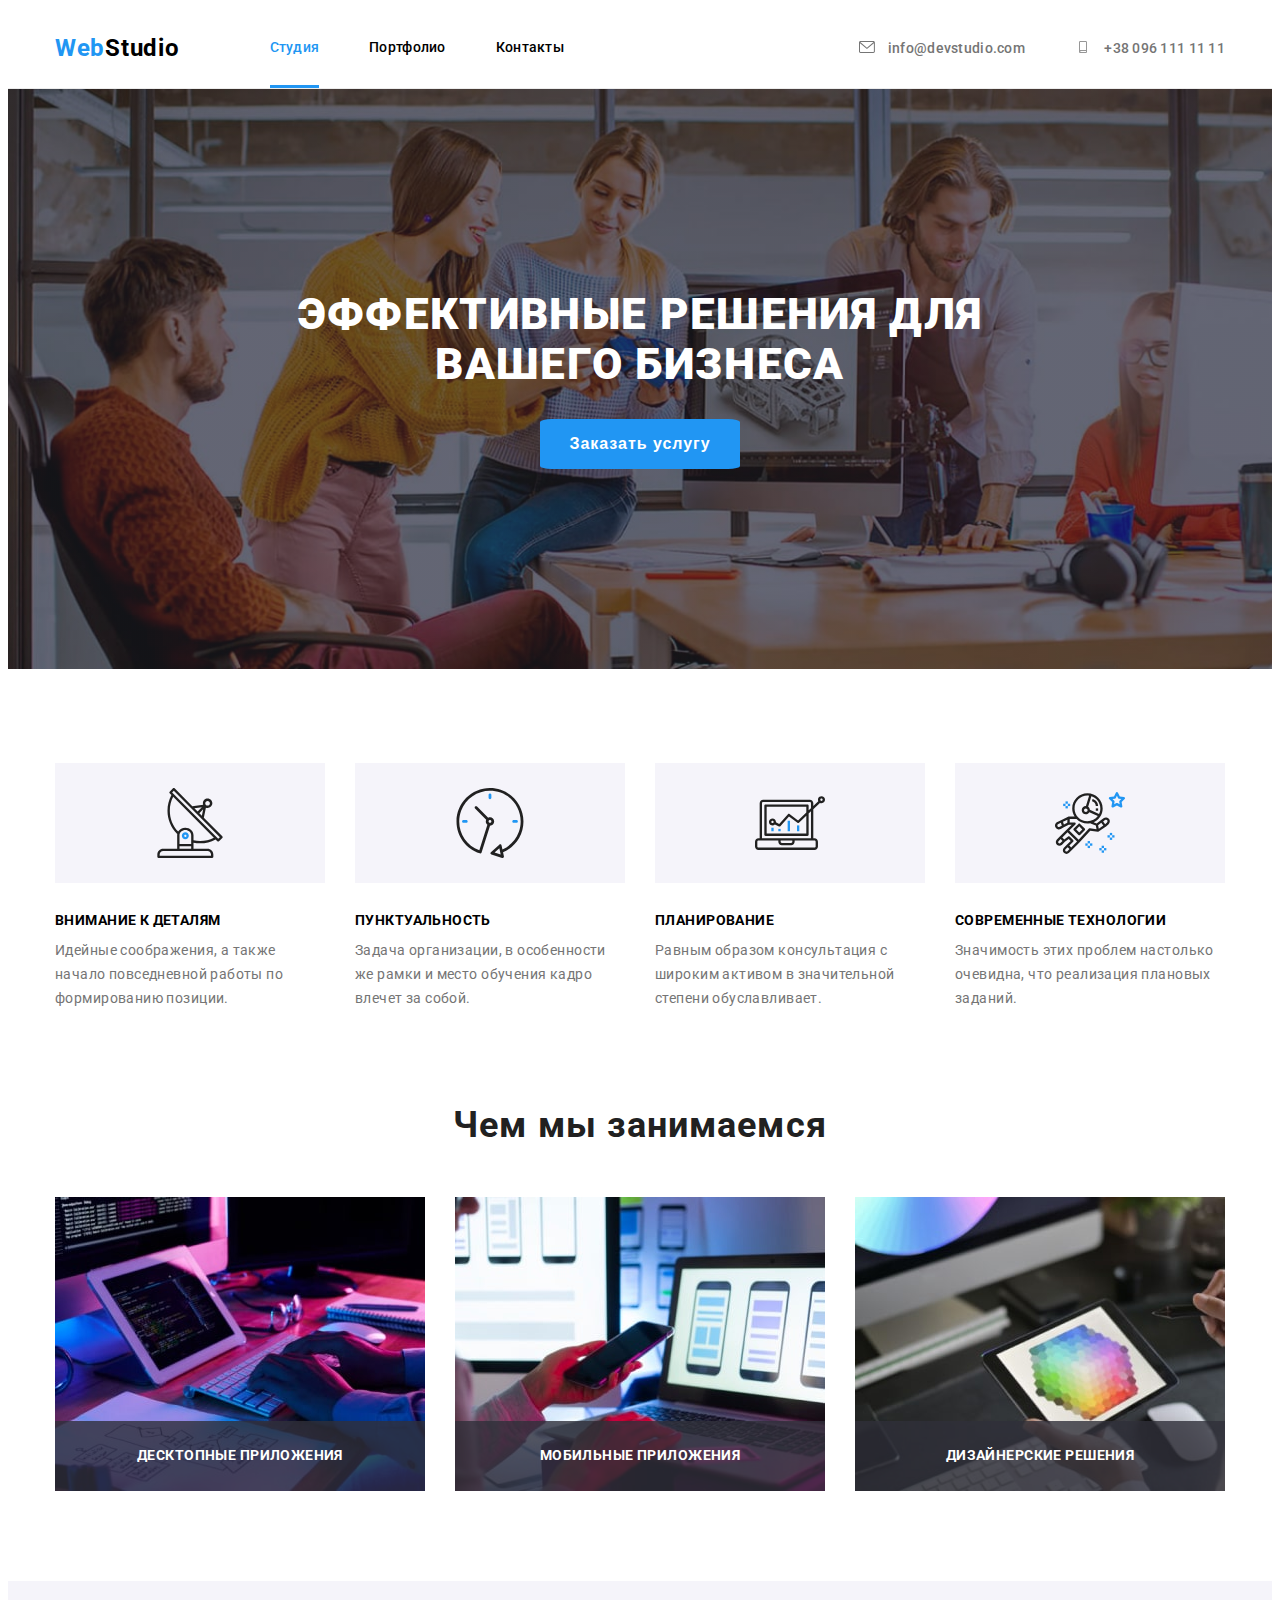
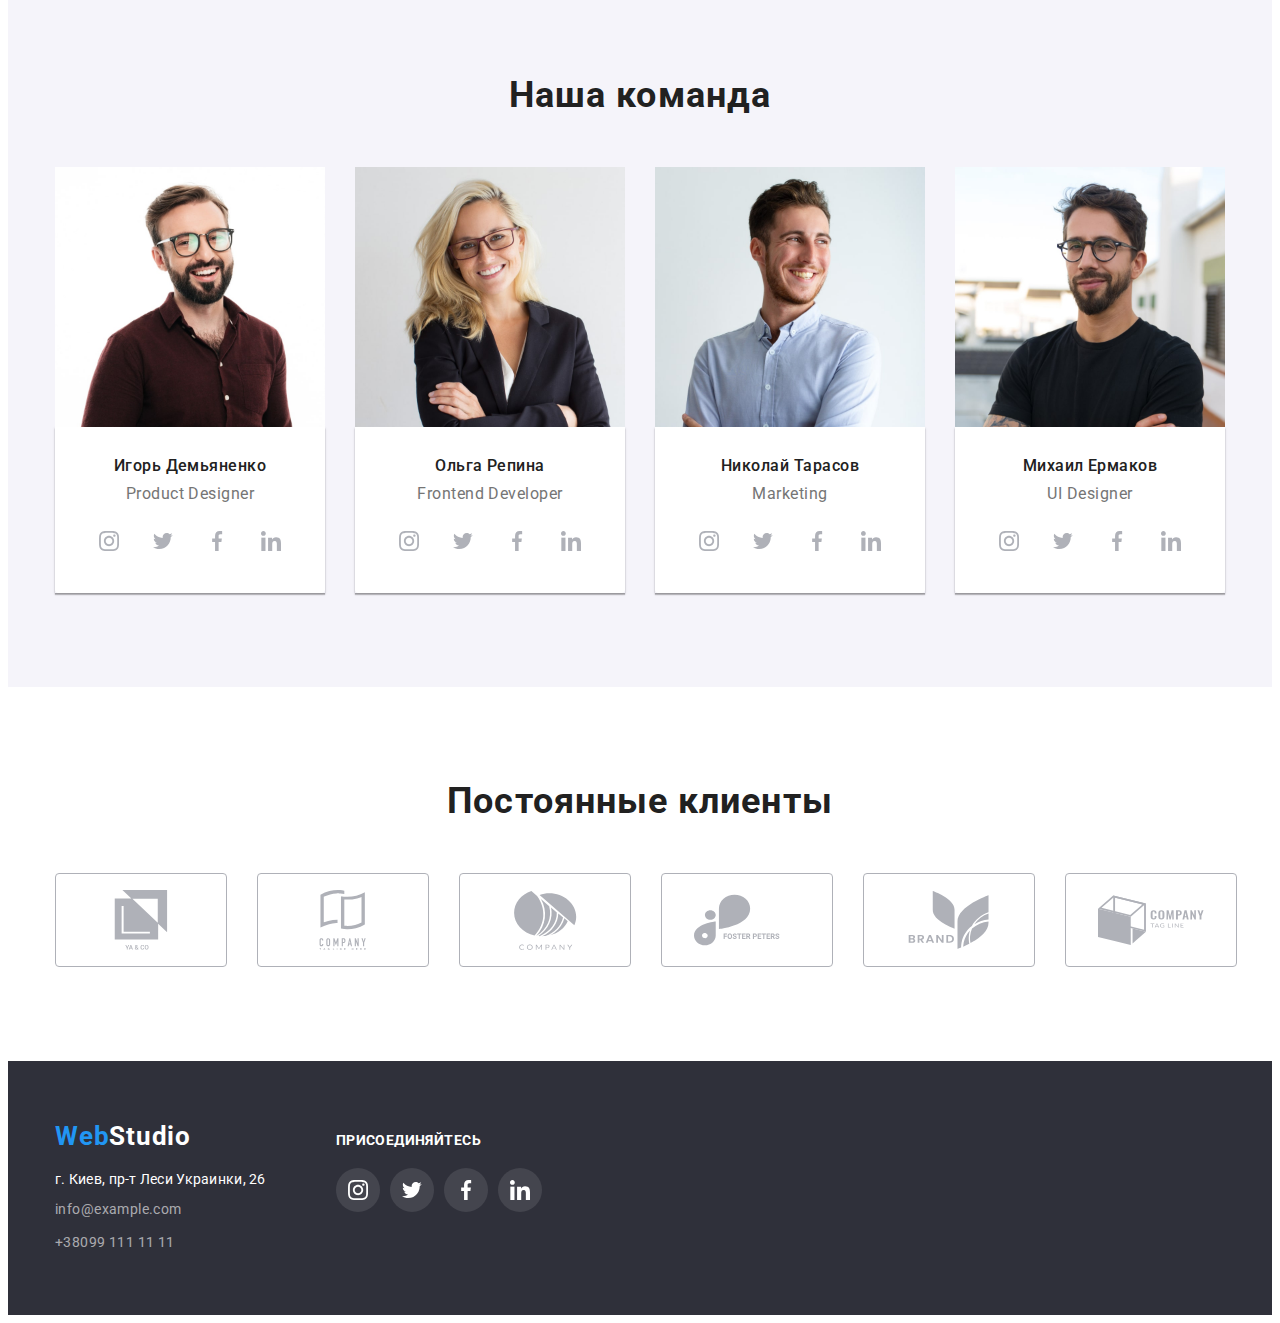
<file: index.html>
<!DOCTYPE html>
<html lang="ru">
<head>
    <meta charset="UTF-8">
    <meta http-equiv="X-UA-Compatible" content="IE=edge">
    <meta name="viewport" content="width=device-width, initial-scale=1.0">
    <title>Document</title>
    <link rel="preconnect" href="https://fonts.googleapis.com">
    <link rel="preconnect" href="https://fonts.gstatic.com" crossorigin>
    <link href="https://fonts.googleapis.com/css2?family=Raleway:wght@700&family=Roboto:wght@400;500;700;900&display=swap" rel="stylesheet">
    <link rel="stylesheet" href="https://cdnjs.cloudflare.com/ajax/libs/modern-normalize/1.1.0/modern-normalize.min.css" integrity="sha512-wpPYUAdjBVSE4KJnH1VR1HeZfpl1ub8YT/NKx4PuQ5NmX2tKuGu6U/JRp5y+Y8XG2tV+wKQpNHVUX03MfMFn9Q==" crossorigin="anonymous" referrerpolicy="no-referrer" />
    <link rel="stylesheet" href="style.css/style.css">
</head>
<body>
                                 <!--Header-content-->
    <header class="header header-portfolio">
            <div class="container conteiner-first">
                <a href="" lang="en" class="header-logo link"><span class="header-logo-firstpart">Web</span>Studio</a>
                <nav class="navigation">
                    <ul class="header-list list">
                        <li class="header-item">
                            <a class="header-link link link-item main-menu-link studio" href="index.html">Cтудия</a>      
                        </li>
                        <li class="header-item">
                            <a class="header-link link link-item" href="portfolio.html">Портфолио</a>
                        </li>
                        <li class="header-item">
                            <a class="header-link link link-item" href="">Контакты</a>
                        </li>
                    </ul>
                </nav>
                <ul class="header-contacts">
                    <li class="header-contacts-list list ">
                            <a class="header-contacts-link header-mail link" href="mailto:info@devstudio.com">
                                <svg class="header-icon" width="16" height="12">
                                    <use href="./image/sprite.svg.svg#icon-envelope"></use>
                                </svg>
                            info@devstudio.com</a>    
                    </li>
                    <li class="header-contacts-list list">
                            <a class="header-contacts-link header-tel link" href="tel:+380961111111">
                                <svg class="header-icon " width="16" height="12">
                                    <use href="./image/sprite.svg.svg#icon-smartphone"></use>
                                </svg>  
                                +38 096 111 11 11</a> 
                    </li>    
                </ul>
            </div>    
        </header>
    <main class="main">
                                    <!--Main title-->
        <section class="main-section-first">
            <div class="container">
                <h1 class="main-section-text">ЭФФЕКТИВНЫЕ РЕШЕНИЯ ДЛЯ ВАШЕГО БИЗНЕСА</h1>
                <button type="button" class="main-section-button" data-modal-open>Заказать услугу</button>
            </div>    
        </section>
                                    <!--Our advantages-->
        <section class="main-section-feature">
            <div class="container">
                <ul class="list feature-list">
                    <li class="feature-item">
                        <div class="feature-icon-link link">
                            <svg class="feature-icon" width="70" height="70">
                                <use href="./image/sprite.svg.svg#icon-antenna"></use>
                            </svg>
                        </div>   
                        <h3 class="feature-title">ВНИМАНИЕ К ДЕТАЛЯМ</h3>
                        <p class="feature-text">Идейные соображения, а также начало повседневной работы по формированию позиции.</p>
                    </li>
                    <li class="feature-item">
                        <div class="feature-icon-link link">
                            <svg class="feature-icon" width="70" height="70">
                                <use href="./image/sprite.svg.svg#icon-clock"></use>
                            </svg>
                        </div>
                        <h3 class="feature-title" >ПУНКТУАЛЬНОСТЬ</h3>
                        <p class="feature-text" >Задача организации, в особенности же рамки и место обучения кадро влечет за собой.</p>
                    </li>
                    <li class="feature-item"> 
                        <div class="feature-icon-link link">
                            <svg class="feature-icon" width="70" height="70">
                                <use href="./image/sprite.svg.svg#icon-diagram"></use>
                            </svg>
                        </div>
                        <h3 class="feature-title">ПЛАНИРОВАНИЕ</h3>
                        <p class="feature-text" >Равным образом консультация с широким активом в значительной степени обуславливает.</p>
                    </li>
                    <li class="feature-item">
                        <div class="feature-icon-link link">
                            <svg class="feature-icon" width="70" height="70">
                                <use href="./image/sprite.svg.svg#icon-astronaut"></use>
                            </svg>
                        </div>
                        <h3 class="feature-title">СОВРЕМЕННЫЕ ТЕХНОЛОГИИ</h3>
                        <p class="feature-text" >Значимость этих проблем настолько очевидна, что реализация плановых заданий.</p>
                    </li>
                </ul>
            </div>
        </section>
                                    <!--Main content section our work-->
        <section class="main-section-second">
            <div class="container">
                <h2 class="main-section-second-title">Чем мы занимаемся</h2> 
                <ul class="list main-section-second-work">
                    <li class="work-item"> 
                        <div class="work-item-image">
                            <img class="image-of-work" src="./image/box/box-1-min.jpg" alt="фото1" width="370" height="294">
                            <p class="work-item-image-text">ДЕСКТОПНЫЕ ПРИЛОЖЕНИЯ</p>
                        </div>
                    </li>
                    <li class="work-item">
                        <div class="work-item-image">
                            <img class="image-of-work" src="./image/box/box-2-min.jpg" alt="фото2" width="370" height="294">
                            <p class="work-item-image-text">МОБИЛЬНЫЕ ПРИЛОЖЕНИЯ</p>
                        </div>
                    </li>
                    <li class="work-item"> 
                        <div class="work-item-image">
                            <img class="image-of-work" src="./image/box/box-3-min.jpg" alt="фото3" width="370" height="294">
                            <p class="work-item-image-text">ДИЗАЙНЕРСКИЕ РЕШЕНИЯ</p>
                        </div>
                    </li>
                </ul>
            </div>
        </section>
                                        <!--Our team-->
        <section class="main-section-third-team">
            <div class="container">
                <h2 class="main-section-third-title"> Наша команда</h2>
                <ul class="list main-section-third-list">
                    <li  class="team-item"> 
                        <img class="team-image" src="./image/team/team1.jpg" alt="Игорь Демьяненко" width="270" height="260">
                        <div class="team-text">
                            <h3 class="team-name">Игорь Демьяненко</h3>
                            <p lang="en" class="team-work">Product Designer</p>
                            <ul class="master-socials list socials-list">
                                <li class="socials-item">
                                    <a href="" class="socials-link link">
                                        <svg class="socials-icon" width="20" height="20">
                                            <use href="./image/sprite.svg.svg#icon-instagram"></use>
                                        </svg>
                                    </a>
                                </li>
                                <li class="socials-item">
                                    <a href="" class="socials-link link">
                                        <svg class="socials-icon" width="20" height="20">
                                            <use href="./image/sprite.svg.svg#icon-twitter"></use>
                                        </svg>
                                    </a>
                                </li>
                                <li class="socials-item">
                                    <a href="" class="socials-link link">
                                        <svg class="socials-icon" width="20" height="20">
                                            <use href="./image/sprite.svg.svg#icon-facebook"></use>
                                        </svg>
                                    </a>
                                </li>
                                <li class="socials-item">
                                    <a href="" class="socials-link link">
                                        <svg class="socials-icon" width="20" height="20">
                                            <use href="./image/sprite.svg.svg#icon-linkedin"></use>
                                        </svg>
                                    </a>
                                </li>
                            </ul>
                        </div>    
                    </li>
                    <li class="team-item">
                        <img class="team-image" src="./image/team/team2.jpg" alt="Ольга Репина" width="270" height="260">
                        <div class="team-text">
                            <h3 class="team-name"> Ольга Репина</h3> 
                            <p lang="en" class="team-work">Frontend Developer</p>
                            <ul class="master-socials list socials-list">
                                <li class="socials-item">
                                    <a href="" class="socials-link link">
                                        <svg class="socials-icon" width="20" height="20">
                                            <use href="./image/sprite.svg.svg#icon-instagram">
                                            </use>
                                        </svg>
                                    </a>
                                </li>
                                <li class="socials-item">
                                    <a href="" class="socials-link link">
                                        <svg class="socials-icon" width="20" height="20">
                                            <use href="./image/sprite.svg.svg#icon-twitter"></use>
                                        </svg>
                                    </a>
                                </li>
                                <li class="socials-item">
                                    <a href="" class="socials-link link">
                                        <svg class="socials-icon" width="20" height="20">
                                            <use href="./image/sprite.svg.svg#icon-facebook"></use>
                                        </svg>
                                    </a>
                                </li>
                                <li class="socials-item">
                                    <a href="" class="socials-link link">
                                        <svg class="socials-icon" width="20" height="20">
                                            <use href="./image/sprite.svg.svg#icon-linkedin"></use>
                                        </svg>
                                    </a>
                                </li>
                            </ul>
                        </div>    
                    </li>
                    <li class="team-item">
                        <img class="team-image" src="./image/team/team3.jpg" alt="Николай Тарасов" width="270" height="260">
                        <div class="team-text">
                            <h3 class="team-name">Николай Тарасов</h3>
                            <p lang="en" class="team-work">Marketing</p>
                            <ul class="master-socials list socials-list">
                                <li class="socials-item">
                                    <a href="" class="socials-link link">
                                        <svg class="socials-icon" width="20" height="20">
                                            <use href="./image/sprite.svg.svg#icon-instagram">
                                            </use>
                                        </svg>
                                    </a>
                                </li>
                                <li class="socials-item">
                                    <a href="" class="socials-link link">
                                        <svg class="socials-icon" width="20" height="20">
                                            <use href="./image/sprite.svg.svg#icon-twitter"></use>
                                        </svg>
                                    </a>
                                </li>
                                <li class="socials-item">
                                    <a href="" class="socials-link link">
                                        <svg class="socials-icon" width="20" height="20">
                                            <use href="./image/sprite.svg.svg#icon-facebook"></use>
                                        </svg>
                                    </a>
                                </li>
                                <li class="socials-item">
                                    <a href="" class="socials-link link">
                                        <svg class="socials-icon" width="20" height="20">
                                            <use href="./image/sprite.svg.svg#icon-linkedin"></use>
                                        </svg>
                                    </a>
                                </li>
                            </ul>
                        </div>    
                    </li>
                    <li  class="team-item">
                        <img class="team-image" src="./image/team/team4.jpg" alt="Михаил Ермаков" width="270" height="260">
                        <div class="team-text">
                            <h3 class="team-name">Михаил Ермаков</h3>
                            <p lang="en" class="team-work" > UI Designer</p>
                            <ul class="master-socials list socials-list">
                                <li class="socials-item">
                                    <a href="" class="socials-link link">
                                        <svg class="socials-icon" width="20" height="20">
                                            <use href="./image/sprite.svg.svg#icon-instagram">
                                            </use>
                                        </svg>
                                    </a>
                                </li>
                                <li class="socials-item">
                                    <a href="" class="socials-link link">
                                        <svg class="socials-icon" width="20" height="20">
                                            <use href="./image/sprite.svg.svg#icon-twitter"></use>
                                        </svg>
                                    </a>
                                </li>
                                <li class="socials-item">
                                    <a href="" class="socials-link link">
                                        <svg class="socials-icon" width="20" height="20">
                                            <use href="./image/sprite.svg.svg#icon-facebook"></use>
                                        </svg>
                                    </a>
                                </li>
                                <li class="socials-item">
                                    <a href="" class="socials-link link">
                                        <svg class="socials-icon" width="20" height="20">
                                            <use href="./image/sprite.svg.svg#icon-linkedin"></use>
                                        </svg>
                                    </a>
                                </li>
                            </ul>
                        </div>    
                    </li>
                </ul>
            </div>    
        </section>
                           <!--Regular clients-->     
        <section class="clients">
            <div class="container">
                <h2 class="clients-title">Постоянные клиенты</h2>
                <ul class="clients-list list">
                    <li class="clients-item">
                        <a href="" class="clients-link link">
                            <svg class="clients-icon" width="106" height="60">
                                <use href="./image/sprite.svg.svg#icon-regular-customer-1"></use>
                            </svg>
                        </a>   
                    </li>
                    <li class="clients-item">
                        <a href="" class="clients-link link">
                            <svg class="clients-icon" width="106" height="60">
                                <use href="./image/sprite.svg.svg#icon-regular-customer-2"></use>
                            </svg>
                        </a>   
                    </li>
                    <li class="clients-item">
                        <a href="" class="clients-link link">
                            <svg class="clients-icon" width="106" height="60">
                                <use href="./image/sprite.svg.svg#icon-regular-customer-3"></use>
                            </svg>
                        </a>   
                    </li>
                    <li class="clients-item">
                        <a href="" class="clients-link link">
                            <svg class="clients-icon" width="106" height="60">
                                <use href="./image/sprite.svg.svg#icon-regular-customer-4"></use>
                            </svg>
                        </a>   
                    </li>
                    <li class="clients-item">
                        <a href="" class="clients-link link">
                            <svg class="clients-icon" width="106" height="60">
                                <use href="./image/sprite.svg.svg#icon-regular-customer-5"></use>
                            </svg>
                        </a>   
                    </li>
                    <li class="clients-item">
                        <a href="" class="clients-link link">
                            <svg class="clients-icon" width="106" height="60">
                                <use href="./image/sprite.svg.svg#icon-regular-customer-6"></use>
                            </svg>
                        </a>   
                    </li> 
                </ul>
            </div>
        </section>
    </main>
                           <!--Footer content-->
    <footer class="footer">
        <div class="container footer-conteiner">
            <div >
                <a href="" lang="en" class="footer-logo link"><span class="header-logo-firstpart">Web</span>Studio</a>
                <address class="footer-content">
                    <ul class="list footer-list">
                        <li class="footer-item">
                                <a class="link footer-item footer-address" href="https://www.google.com.ua/maps/place/%D0%B1%D1%83%D0%BB%D1%8C%D0%B2%D0%B0%D1%80+%D0%9B%D0%B5%D1%81%D1%96+%D0%A3%D0%BA%D1%80%D0%B0%D1%97%D0%BD%D0%BA%D0%B8,+26,+%D0%9A%D0%B8%D1%97%D0%B2,+02000/@50.4265841,30.5361971,17z/data=!3m1!4b1!4m5!3m4!1s0x40d4cf0e033ecbe9:0x57a4dffefec77da0!8m2!3d50.4265807!4d30.5383858?hl=uk" target="_blank" title="Google Maps"> г. Киев, пр-т Леси Украинки, 26</a>
                        </li>
                        <li  class="footer-item">
                            <a class="link footer-item footer-mail" href="mailto:info@example.com">info@example.com</a>
                        </li>
                        <li class="footer-item">
                            <a class="link footer-item footer-tel" href="tel:+380991111111">+38099 111 11 11</a>
                        </li>
                    </ul>
                </address>
            </div>
            <div class="footer-socials-container">
                <h3 class="social-title">ПРИСОЕДИНЯЙТЕСЬ</h3>
                <ul class="master-socials list socials-list">
                    <li class="socials-item">
                        <a href="" class="socials-link footer-socials-link link">
                            <svg class="socials-icon foter-social-icon" width="20" height="20">
                                <use href="./image/sprite.svg.svg#icon-instagram">
                                </use>
                            </svg>
                        </a>
                    </li>
                    <li class="socials-item">
                        <a href="" class="socials-link footer-socials-link link">
                            <svg class="socials-icon foter-social-icon" width="20" height="20">
                                <use href="./image/sprite.svg.svg#icon-twitter"></use>
                            </svg>
                        </a>
                    </li>
                    <li class="socials-item">
                        <a href="" class="socials-link footer-socials-link link">
                            <svg class="socials-icon foter-social-icon" width="20" height="20">
                                <use href="./image/sprite.svg.svg#icon-facebook"></use>
                            </svg>
                        </a>
                    </li>
                    <li class="socials-item">
                        <a href="" class="socials-link footer-socials-link link">
                            <svg class="socials-icon foter-social-icon" width="20" height="20">
                                <use href="./image/sprite.svg.svg#icon-linkedin"></use>
                            </svg>
                        </a>
                    </li>
                </ul>
            </div>
        </div>    
    </footer >
                                <!--Modal window-->
    <div class="backdrop is-hidden" data-modal>
        <div class="modal">
            <button type="button" class="modal-button" data-modal-close>
                <svg class="switch" width="18px" height="18px">
                    <use href="./image/sprite.svg.svg#icon-close-black-18dp-2-1"></use>
                </svg>
            </button>
        </div>
    </div>
    <script src="./js/modal.js"></script>
</body>
</html>
</file>
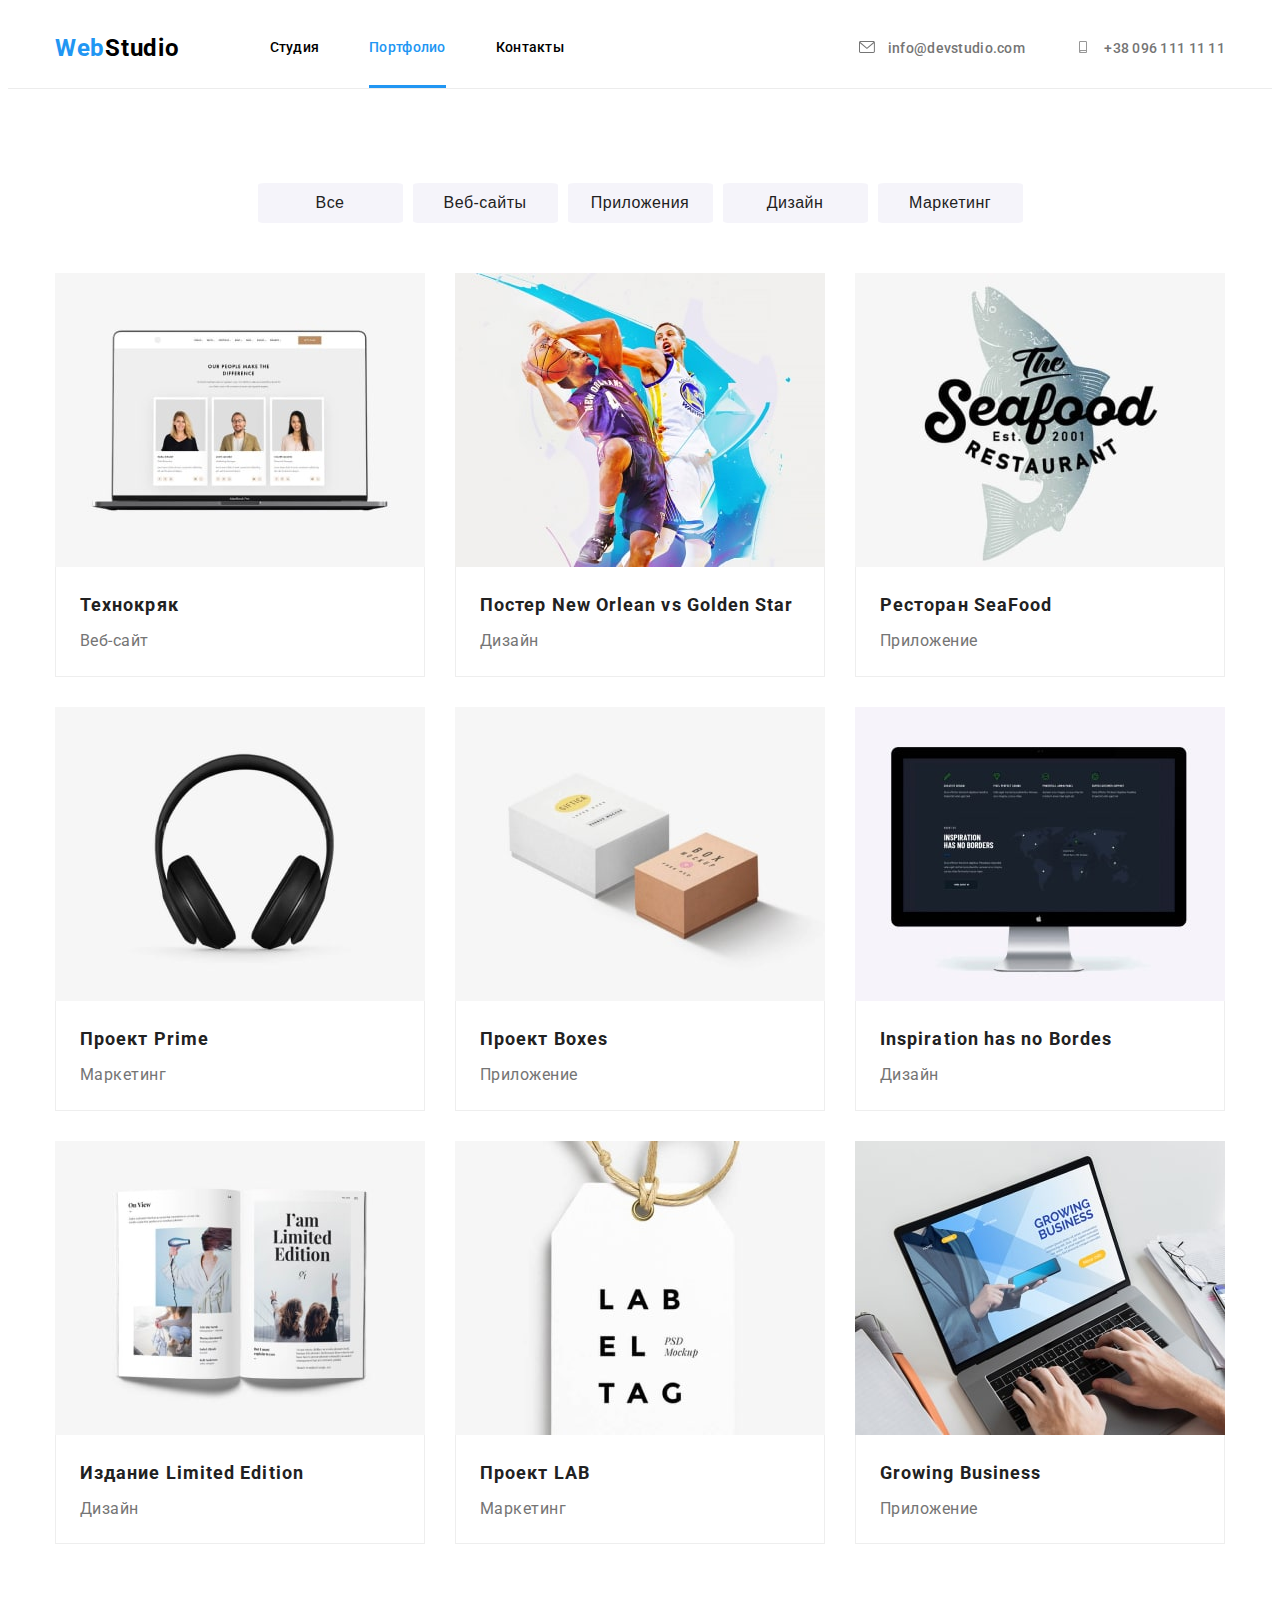
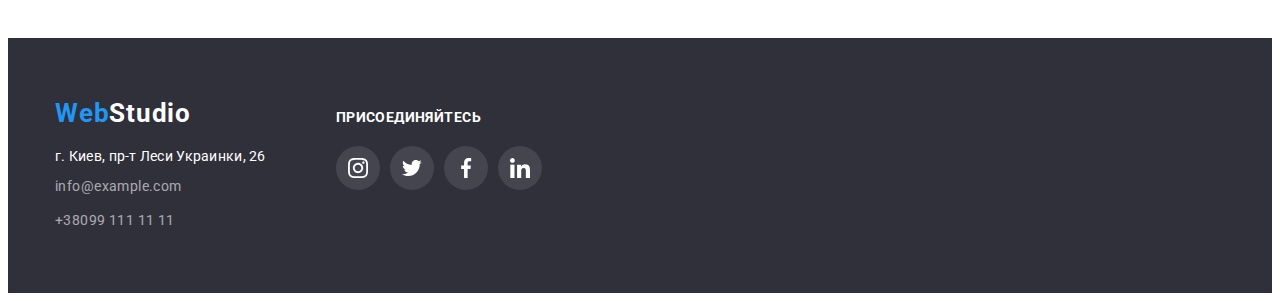
<file: portfolio.html>
<!DOCTYPE html>
<html lang="ru">
<head>
    <meta charset="UTF-8">
    <meta http-equiv="X-UA-Compatible" content="IE=edge">
    <meta name="viewport" content="width=device-width, initial-scale=1.0">
    <title>Document</title>
    <link rel="preconnect" href="https://fonts.googleapis.com">
    <link rel="preconnect" href="https://fonts.gstatic.com" crossorigin>
    <link href="https://fonts.googleapis.com/css2?family=Raleway:wght@700&family=Roboto:wght@400;500;700;900&display=swap" rel="stylesheet">
    <link rel="stylesheet" href="https://cdnjs.cloudflare.com/ajax/libs/modern-normalize/1.1.0/modern-normalize.min.css" integrity="sha512-wpPYUAdjBVSE4KJnH1VR1HeZfpl1ub8YT/NKx4PuQ5NmX2tKuGu6U/JRp5y+Y8XG2tV+wKQpNHVUX03MfMFn9Q==" crossorigin="anonymous" referrerpolicy="no-referrer" />
    <link rel="stylesheet" href="style.css/style.css">
</head>
<body>
                                 <!--Header-content-->
    <header class="header header-portfolio">
            <div class="container conteiner-first">
                <a href="" lang="en" class="header-logo link"><span class="header-logo-firstpart">Web</span>Studio</a>
                <nav class="navigation">
                    <ul class="header-list list">
                        <li class="header-item">
                            <a class="header-link link link-item" href="index.html">Cтудия</a>      
                        </li>
                        <li class="header-item">
                            <a class="header-link link link-item main-menu-link portfolio" href="portfolio.html">Портфолио</a>
                        </li>
                        <li class="header-item">
                            <a class="header-link link link-item" href="">Контакты</a>
                        </li>
                    </ul>
                </nav>
                <ul class="header-contacts">
                    <li class="header-contacts-list list ">
                            <a class="header-contacts-link header-mail link" href="mailto:info@devstudio.com">
                                <svg class="header-icon" width="16" height="12">
                                    <use href="./image/sprite.svg.svg#icon-envelope"></use>
                                </svg>
                            info@devstudio.com</a>    
                    </li>
                    <li class="header-contacts-list list">
                            <a class="header-contacts-link header-tel link" href="tel:+380961111111">
                                <svg class="header-icon" width="16" height="12">
                                    <use href="./image/sprite.svg.svg#icon-smartphone"></use>
                                </svg>  
                                +38 096 111 11 11</a> 
                    </li>    
                </ul>
            </div>    
        </header>
    <main class="portfolio-main">
                                    <!--Portfolio navigation-->
       <section class="portfolio-main-section">
            <div class="container">
                <ul class="list portfolio-list-text"> 
                    <li class="portfolio-item">
                        <button type="button" class="portfolio-button portfolio-button-text">Все</button>
                    </li>
                    <li class="portfolio-item">
                        <button type="button" class="portfolio-button portfolio-button-text">Веб-сайты</button>
                    </li>
                    <li class="portfolio-item">
                        <button type="button" class="portfolio-button portfolio-button-text" >Приложения</button>
                    </li>
                    <li class="portfolio-item"> 
                        <button type="button" class="portfolio-button portfolio-button-text">Дизайн</button>
                    </li>
                    <li class="portfolio-item">
                        <button type="button" class="portfolio-button portfolio-button-text" >Маркетинг</button>
                    </li>
                </ul>
                                <!--Example of woks-->  
                <ul class="list portfolio-project">
                    <li class="portfolio-list portfolio-list-first">
                        <a class="link portfolio-link" href="">
                            <div class="portfolio-image-text-overlay">
                                <img class="portfolio-image" src="./image/portfolio/portfolio1.jpg" alt="Пример веб-сайта" width="370" height="294">
                                <p class="portfolio-image-text">Технокряк это современная площадка распространения коронавируса. Компании используют эту платформу для цифрового шпионажа и атак на защищённые сервера конкурентов.</p>
                            </div>
                            <div class="portfolio-image-comment">
                                <h2 class="image-name">Технокряк</h2>
                                <p class="image-text">Веб-сайт</p>
                            </div>    
                        </a>
                    </li>
                    <li class="portfolio-list portfolio-list-first">
                        <a class="link portfolio-link" href="">
                            <div class="portfolio-image-text-overlay">
                                <img class="portfolio-image" src="./image/portfolio/portfolio2.jpg" alt="Пример постера" width="370" height="294">
                                <p class="portfolio-image-text">Lorem ipsum dolor sit amet consectetur adipisicing elit. Tempore, perferendis minima? Voluptas eveniet, quae ea voluptates quidem autem tempora voluptatibus porro, eaque perspiciatis nisi sapiente? A quis minus fugiat facere?</p>
                            </div>
                            <div class="portfolio-image-comment">
                                <p class="image-name">Постер New Orlean vs Golden Star</p> 
                                <h2 class="image-text">Дизайн</h2>
                            </div>    
                        </a>    
                    </li>
                    <li class="portfolio-list portfolio-list-first"> 
                        <a class="link portfolio-link"  href="">
                            <div class="portfolio-image-text-overlay">
                                <img class="portfolio-image" src="./image/portfolio/portfolio3.jpg" alt="ЛОготип приложения" width="370" height="294">
                                <p class="portfolio-image-text">Lorem ipsum dolor sit amet consectetur adipisicing elit. Quas veniam delectus deserunt impedit. Quasi porro maiores quis dignissimos sunt eveniet commodi eum vero consequatur? Voluptates quam quos accusamus sapiente animi.</p>
                            </div>
                            <div class="portfolio-image-comment">
                                <h2 class="image-name">Ресторан SeaFood</h2>
                                <p class="image-text">Приложение</p>
                            </div>
                        </a>    
                    </li>
                    <li class="portfolio-list portfolio-list-first">
                        <a class="link portfolio-link" href="">
                            <div class="portfolio-image-text-overlay">
                                <img class="portfolio-image" src="./image/portfolio/portfolio4.jpg" alt="Пример проекта" width="370" height="294">
                                <p class="portfolio-image-text">Lorem ipsum dolor sit, amet consectetur adipisicing elit. Corrupti, provident. Est quo adipisci aliquam, voluptatibus ad obcaecati nam ipsam quaerat dolor animi eos natus nemo aut delectus beatae velit omnis?</p>
                            </div>
                            <div class="portfolio-image-comment">
                                <h2 class="image-name">Проект Prime</h2>
                                <p class="image-text"> Маркетинг</p>
                            </div>    
                        </a>    
                    </li>
                    <li class="portfolio-list portfolio-list-first"> 
                        <a class="link portfolio-link" href="">
                            <div class="portfolio-image-text-overlay">
                                <img class="portfolio-image portfolio-image-ctnter" src="./image/portfolio/portfolio5.jpg" alt="Иконка приложения" width="370" height="294">
                                <p class="portfolio-image-text">Lorem ipsum dolor sit amet consectetur adipisicing elit. Deserunt mollitia veritatis enim cumque temporibus magni voluptas autem in, reprehenderit dolorum iure rerum quaerat inventore aperiam maiores possimus vel! Iure, neque?</p>
                            </div>
                            <div class="portfolio-image-comment">   
                                <h2 class="image-name">Проект Boxes</h2>
                                <p class="image-text">Приложение</p>
                            </div>    
                        </a>    
                        </li>
                    <li class="portfolio-list portfolio-list-first">
                        <a class="link portfolio-link" href="">
                            <div class="portfolio-image-text-overlay">
                                <img class="portfolio-image" src="./image/portfolio/portfolio6.jpg" alt="Пример веб-сайта" width="370" height="294">
                                <p class="portfolio-image-text">Lorem ipsum dolor, sit amet consectetur adipisicing elit. Facilis, et voluptate delectus assumenda laudantium ea beatae? Aliquam sequi non voluptatem, labore fugit quis vero voluptates id necessitatibus, doloremque pariatur? Molestiae?</p>
                            </div>
                            <div class="portfolio-image-comment">   
                                <h2 lang="en" class="image-name">Inspiration has no Bordes</h2> 
                                <p class="image-text">Дизайн</p>
                            </div>    
                        </a>    
                    </li>
                    <li class="portfolio-list">
                        <a class="link portfolio-link" href="">
                            <div class="portfolio-image-text-overlay">
                                <img class="portfolio-image" src="./image/portfolio/portfolio7.jpg" alt="Пример дизайна издания" width="370" height="294">
                                <p class="portfolio-image-text">Lorem ipsum dolor sit amet consectetur adipisicing elit. Modi aliquid dicta maxime, distinctio quidem, soluta iste exercitationem quam optio ipsum a dolorum debitis ratione incidunt assumenda. Distinctio vel iure sed.</p>
                            </div>
                            <div class="portfolio-image-comment">
                                <h2 lang="en" class="image-name" >Издание Limited Edition</h2>
                                <p class="image-text">Дизайн</p>
                            </div>
                        </a>    
                    </li>
                    <li class="portfolio-list">
                        <a class="link portfolio-link" href="">
                            <div class="portfolio-image-text-overlay">
                                <img class="portfolio-image" src="./image/portfolio/portfolio8.jpg" alt="Пример маркетингового проекта" width="370" height="294">
                                <p class="portfolio-image-text">Lorem ipsum dolor sit amet, consectetur adipisicing elit. Eius, ex neque ratione nostrum perspiciatis reiciendis perferendis magni error deleniti, repudiandae tempore ut itaque explicabo libero hic laboriosam. Dolore, consequuntur quasi!</p>
                            </div>
                            <div class="portfolio-image-comment">
                                <h2 class="image-name">Проект LAB</h2>
                                <p class="image-text">Маркетинг</p>
                            </div>    
                        </a>    
                    </li>
                    <li class="portfolio-list">
                        <a class="link portfolio-link" href="">
                            <div class="portfolio-image-text-overlay">
                                <img class="portfolio-image" src="./image/portfolio/portfolio9.jpg" alt="Пример работы приложения" width="370" height="294">
                                <p class="portfolio-image-text">Lorem ipsum dolor, sit amet consectetur adipisicing elit. Tenetur quidem recusandae doloribus perspiciatis et, totam quae vitae tempora consectetur, repellendus minima commodi error neque obcaecati corrupti iure. Ea, aut aliquam.</p>
                            </div>
                            <div class="portfolio-image-comment">
                                <h2 lang="en" class="image-name">Growing Business</h2>
                                <p class="image-text">Приложение</p>
                            </div>    
                        </a>    
                    </li>
                </ul>
            </div>    
        </section>
    </main> 
                              <!--Foter content-->
    <footer class="footer">
        <div class="container footer-conteiner">
            <div >
                <a href="" lang="en" class="footer-logo link"><span class="header-logo-firstpart">Web</span>Studio</a>
                <address class="footer-content">
                    <ul class="list footer-list">
                        <li class="footer-item">
                                <a class="link footer-item footer-address" href="https://www.google.com.ua/maps/place/%D0%B1%D1%83%D0%BB%D1%8C%D0%B2%D0%B0%D1%80+%D0%9B%D0%B5%D1%81%D1%96+%D0%A3%D0%BA%D1%80%D0%B0%D1%97%D0%BD%D0%BA%D0%B8,+26,+%D0%9A%D0%B8%D1%97%D0%B2,+02000/@50.4265841,30.5361971,17z/data=!3m1!4b1!4m5!3m4!1s0x40d4cf0e033ecbe9:0x57a4dffefec77da0!8m2!3d50.4265807!4d30.5383858?hl=uk" target="_blank" title="Google Maps"> г. Киев, пр-т Леси Украинки, 26</a>
                        </li>
                        <li  class="footer-item">
                            <a class="link footer-item footer-mail" href="mailto:info@example.com">info@example.com</a>
                        </li>
                        <li class="footer-item">
                            <a class="link footer-item footer-tel" href="tel:+380991111111">+38099 111 11 11</a>
                        </li>
                    </ul>
                </address>
            </div>
            <div class="footer-socials-container">
                <h3 class="social-title">ПРИСОЕДИНЯЙТЕСЬ</h3>
                <ul class="master-socials list socials-list">
                    <li class="socials-item">
                        <a href="" class="socials-link footer-socials-link link">
                            <svg class="socials-icon foter-social-icon" width="20" height="20">
                                <use href="./image/sprite.svg.svg#icon-instagram">
                                </use>
                            </svg>
                        </a>
                    </li>
                    <li class="socials-item">
                        <a href="" class="socials-link footer-socials-link link">
                            <svg class="socials-icon foter-social-icon" width="20" height="20">
                                <use href="./image/sprite.svg.svg#icon-twitter"></use>
                            </svg>
                        </a>
                    </li>
                    <li class="socials-item">
                        <a href="" class="socials-link footer-socials-link link">
                            <svg class="socials-icon foter-social-icon" width="20" height="20">
                                <use href="./image/sprite.svg.svg#icon-facebook"></use>
                            </svg>
                        </a>
                    </li>
                    <li class="socials-item">
                        <a href="" class="socials-link footer-socials-link link">
                            <svg class="socials-icon foter-social-icon" width="20" height="20">
                                <use href="./image/sprite.svg.svg#icon-linkedin"></use>
                            </svg>
                        </a>
                    </li>
                </ul>
            </div>
        </div>    
    </footer >
</body>
</html>
</file>
<file: style.css/style.css>
:root {
    --main-title-color: #fff;
    --secondary-title-color: #212121;
    ---main-text-color: #212121;
    --scondary-text-color: #757575;
    --accent-color: #2196f3; 
}
*, 
*::before,
*::after {
    box-sizing: border-box;  
}
body {
    font-family: 'Roboto', sans-serif;
}
p, h1, h2, h3 {
    margin-top: 0;
    margin-bottom: 0;
}
ul {
    margin-top: 0;
    margin-bottom: 0;
    padding-left: 0;
}
img {
    display: block;
}
.container {
    width: 1200px;
    padding-right: 15px;
    padding-left: 15px;
    margin: 0 auto;
}
.list {
    list-style: none;
}
.link {
    text-decoration: none;
}
                    /*Header-content*/
.header .container {
    display: flex;
    align-items: center;
}
.header-logo {
    font-style: normal;
    font-weight: bold;
    font-size: 24px;
    line-height: 1.29;
    letter-spacing: 0.03em;
    color: black;
    margin: 0px 90px 0px 0px;
}    
.header-logo-firstpart {
    color: #2196f3;
}
.header-list {
    display: flex;
    flex-direction: row;
}
.header-link {
    position: relative;
    font-weight: 500;
    font-size: 14px;
    line-height: 1.14;
    letter-spacing: 0.02em;
    color: black;  
    padding-top: 32px;
    padding-bottom: 32px;
    transition: color 250ms cubic-bezier(0.4, 0, 0.2, 1);
}
.header-item:not(:last-child) {
    margin-right: 50px;
}
.studio {
    color: #2196f3;
}
.link-item {
    display: block;
}
.header-contacts {
    display: flex;
    flex-direction: row;
    margin-left: auto;
}
.header-link:hover {
    color: #2196f3;
}
.header-contacts-list:not(:first-child) {
    margin-left: 50px; 
}
.header-contacts-link {
    font-weight: 500;
    font-size: 14px;
    line-height: 1.14;
    letter-spacing: 0.02em;
    color: #757575;
    fill: #757575;
    transition: color 250ms cubic-bezier(0.4, 0, 0.2, 1), fill 250ms cubic-bezier(0.4, 0, 0.2, 1);

}
.header-contacts-link:hover {
    fill: #2196f3;
    color: #2196f3;
}
.header-icon {
    margin-right: 10px;
}
.main-menu-link {
    position: relative;
    display: block;
}
.main-menu-link::after {
    content: "";
    position: absolute;
    right: 0;
    bottom: 0;
    left: 0;
    width: 100%;
    height: 3px;
    background-color: #2196f3;

}
                    /*Main title*/ 
.main-section-first {
    background-color: #2f303a;
    text-align: center;
    margin: auto;
    padding: 200px 0px 200px 0px;
    background-image: linear-gradient(rgba(47, 48, 58, 0.4), 
                                      rgba(47, 48, 58, 0.4)), 
                                      url(../image/baground-hero.jpg);
    background-repeat: no-repeat;      
    background-size: cover; 
    max-width: 1600px;                           
}
.main-section-text {
    font-weight: 900;
    font-size: 44px;
    line-height: 1.14;
    letter-spacing: 0.03em;
    text-transform: capitalize;
    color: #fff;
    max-width: 696px;  
    margin: 0 auto;
}
.button-text {
    font-weight: bold;
    font-size: 16px;
    line-height: 1.8;
    letter-spacing: 0.06em;
    color: #fff;
}
.main-section-button{
    font-weight: bold;
    font-size: 16px;
    line-height: 1.87;
    color: #fff; 
    background-color: #2196f3;
    letter-spacing: 0.06em;
    height: 50px;
    width: 200px;
    border-radius: 6%;
    border:none;
    margin-top: 30px;
    transition: background-color 250ms cubic-bezier(0.4, 0, 0.2, 1);
}
.main-section-button:hover {
    background-color: #0a89f1;
}
                    /*Our advantages*/
.main-section-feature {
    padding-top: 94px;
    padding-bottom: 94px;
}
.feature-list {
    display: flex;
}
.feature-item {
    width: 270px;
}
.feature-item:not(:last-child) {
    margin-right: 30px;
}
.feature-title {
    font-weight: bold;
    font-size: 14px;
    line-height: 1.14;
    letter-spacing: 0.03em;
    text-transform: uppercase;
    color: black;
    margin-bottom: 10px;
}
.feature-text {
    font-weight: normal;
    font-size: 14px;
    line-height: 1.71;
    letter-spacing: 0.03em;
    color: #757575;
}
.feature-icon-link {
    width: 270px;
    height: 120px;
    display: flex;
    align-items: center;
    justify-content: center;
    background-color: #f5f4fa;
    margin-bottom: 30px;
}
.feature-icon {
    display: block;
    text-align: center;
}
                    /*Main content section our work*/
.main-section-second {
    padding: 0px 0px 90px 0px;
}
.main-section-second-work{
    display: flex;
}
.work-item {
    width: 370px;
}
.work-item:not(:last-child) {
    margin-right: 30px;
}
.main-section-second-title {
    font-weight: bold;
    font-size: 36px;
    line-height: 1.16;
    letter-spacing: 0.03em;
    color: #212121; 
    text-align: center;
    margin: 0px 0px 50px 0px;
}
.work-item-image {
    position: relative;
}
.work-item-image-text {
    position: absolute;
    top: 224px;
    background-color: rgba(47, 48, 58, 0.8);
    width: 370px;
    height: 70px;
}
.work-item-image > .work-item-image-text {
    padding: 27px 0px;    
    font-size: 14px;
    font-weight: bold;
    line-height: 1.1;
    text-align: center;
    letter-spacing: 0.03em;
    color: #ffffff;
    transform: uppercase;
}
                    /*Our team*/
.main-section-third-team {
    background-color: #f5f4fa;
    padding-top: 94px;
    padding-bottom: 94px;
}
.main-section-third-title {
    font-weight: bold;
    font-size: 36px;
    line-height: 1.16;
    letter-spacing: 0.03em;
    color: #212121; 
    text-align: center; 
    margin-bottom: 50px;
}
.main-section-third-list {
    display: flex;
}
.team-item {
    background-color: #ffffff;
    width: 270px;
    border-radius: 0px 0px 4px 4px;
}
.team-item:not(:last-child) {
    margin-right: 30px;
}
.team-text {
    transition: box-shadow 250ms cubic-bezier(0.4, 0, 0.2, 1);
}
.team-text {
    padding-top: 30px;
    padding-bottom: 30px;
    box-shadow: 0px 2px 1px 0px #00000033,
                0px 1px 1px 0px #00000024,
                0px 1px 3px 0px #0000001F;

}
.team-name {
    font-weight: 500;
    font-size: 16px;
    line-height: 1.18;
    letter-spacing: 0.03em;
    text-align: center;
    color: #212121;  
    margin-bottom: 10px;
}
.team-work {
    font-weight: normal;
    font-size: 16px;
    line-height: 1.1;
    letter-spacing: 0.03em;
    text-align: center;
    color: #757575;
    margin-bottom: 16px;
}
.socials-icon {
    color: #afb1b8;
}
.socials-link {
    width: 44px;
    height: 44px;
    display: flex;
    justify-content: center;
    align-items: center;
    border-radius: 50%;
    fill: #afb1b8;
    transition: background-color 250ms cubic-bezier(0.4, 0, 0.2, 1), fill 250ms cubic-bezier(0.4, 0, 0.2, 1);
}
.socials-link:hover,
.socials-link:focus {
    background-color: #2196f3;
    fill: #ffffff;
}
.socials-list {
    display: flex;
    justify-content: center;
}
.socials-item:not(:last-child) {
    margin-right: 10px;
}
                    /*Regular clients*/
.clients {
    padding-top: 94px;
    padding-bottom: 94px;
}
.clients-title {
    font-weight: bold;
    font-size: 36px;
    line-height: 1.16;
    text-align: center;
    letter-spacing: 0.03em;
    color: #212121;
    margin-bottom: 50px;
}
.clients-list {
    display: flex;
}
.clients-link {
    display: block;
    width: 170px;
    height: 92px;
    fill: #afb1b8;
    display: flex;
    justify-content: center;
    align-items: center;
    transition: fill 250ms cubic-bezier(0.4, 0, 0.2, 1);
}
.clients-link:hover,
.clients-link:focus {
    fill: #2196f3;
}
.clients-item {
    border-top-width: 1px;
    border-top-style: solid;
    border-top-color: #afb1b8;
    border-right-width: 1px;
    border-right-style: solid;
    border-right-color: #afb1b8;
    border-bottom-width: 1px;
    border-bottom-style: solid;
    border-bottom-color: #afb1b8;
    border-left-width: 1px;
    border-left-style: solid;
    border-left-color: #afb1b8;
    border-radius: 4px;
    transition: border 250ms cubic-bezier(0.4, 0, 0.2, 1);
}
.clients-item:hover,
.clients-item:focus {
    border-color: #2196f3;
}
.clients-item:not(:last-child) {
    margin-right: 30px;
}
                    /*Footer content*/
.footer {
    background-color: #2f303a;
    padding-top: 60px;
    padding-bottom: 60px;
}
.footer-conteiner {
    display: flex;
    align-items: baseline;
}
.footer-logo {
    display: block;
    font-style: normal;
    font-weight: bold;
    font-size: 26px;
    line-height: 1.19;
    letter-spacing: 0.03em;
    color: #fff;
    margin-bottom: 20px;
}
.footer-item:not(:last-child) {
    margin-bottom: 10px;
}
.footer-address {
    display: block;
    font-style: normal;
    font-weight: 500px;
    font-size: 14px;
    line-height: 1.14;
    letter-spacing: 0.02em;
    color: #fff;
}
.footer-mail, .footer-tel {
    display: block;
    font-style: normal;
    font-weight: normal;
    font-size: 14px;
    line-height: 1.7;
    letter-spacing: 0.03em;
    color: rgba(255, 255, 255, 0.6); 
}
.footer-socials-container {
    margin-left: 70px;
}
.social-title {
    font-weight: bold;
    font-size: 14px;
    line-height: 1.1;
    letter-spacing: 0.03em;
    text-transform: uppercase;
    margin-bottom: 20px;
    color: #ffffff;
}
.footer-socials-link {
    width: 44px;
    height: 44px;
    display: flex;
    justify-content: center;
    align-items: center;
    border-radius: 50%;
    fill: #afb1b8;
    background-color: rgba(255, 255, 255, 0.1);
    transition: background-color 250ms cubic-bezier(0.4, 0, 0.2, 1);
}
.foter-social-icon {
    fill: #ffffff;
}
                    /*Portfolio navigation*/
.header-portfolio {
    border-bottom-width: 1px;
    border-bottom-style: solid;
    border-bottom-color: #ececec;
}
.portfolio-main-section {
    padding-top: 94px;
    padding-bottom: 94px;
}
.portfolio-list-text {
    display: flex;
    text-align: center;
    justify-content: center;
    font-weight: 500;
    font-size: 16px;
    line-height: 1.6;
    letter-spacing: 0.003em;
    color: #212121;
    margin-bottom: 50px;
}
.portfolio-item:not(:last-child) {
    margin-right: 10px;
}
.portfolio-button {
    border: #fff;
    border-radius: 5%;
    width: 145px;
    height: 40px;
    background-color: #f5f4fa;
    transition: box-shadow 250ms cubic-bezier(0.4, 0, 0.2, 1), background-color 250ms linear, color 250ms cubic-bezier(0.4, 0, 0.2, 1);
}
.portfolio-button:hover,
.portfolio-button:focus {
    box-shadow: 0px 2px 2px 0px #0000001F,
                0px 1px 2px 0px #00000014,
                0px 3px 1px 0px #0000001A;

}
.portfolio-button-text {
    text-align: center;
    letter-spacing: 0.03em;
    font-weight: 500;
    font-size: 16px;
    line-height: 1.6;
    color: #212121;
}
.portfolio-button:hover {
    background-color: #2196f3;
    color: #fff;
}
                    /*Example of woks*/
.portfolio-project {
    display: flex;
    flex-wrap: wrap;
}
.portfolio-list {
    width: 370px;
    margin-right: 30px;
}
.portfolio-list.portfolio-list:nth-child(3n) {
    margin-right: 0px;
}
.portfolio-image-text-overlay {
    position: relative;
    overflow: hidden;
}
.portfolio-image-text {
    position: absolute;
    top: 0px;
    left: 0px;
    font-size: 18px;
    font-weight: normal;
    letter-spacing: 0.03em;
    color: #ffffff;
    height: 100%;
    line-height: 1.5;
    background-color: rgba(33, 150, 243, 0.9);
    padding: 63px 24px 63px 24px;
    overflow: auto;
    transform: translateY(100%);
    transition: transform 1000ms cubic-bezier(0.4, 0, 0.2, 1);
}
.portfolio-link:hover .portfolio-image-text {
    transform: translateY(0);
}
.portfolio-list-first {
    margin-bottom: 30px;
}
.portfolio-link {
    display: block;
    transition: box-shadow 250ms cubic-bezier(0.4, 0, 0.2, 1);
}
.portfolio-link:hover,
.portfolio-link:focus {
    box-shadow: 1px 4px 6px 0px #00000029,
                0px 4px 4px 0px #0000000F,
                0px 1px 1px 0px #0000001F;
}
.portfolio-image-comment {
    border-right-width: 1px;
    border-right-style: solid;
    border-right-color: #eeeeee;
    border-bottom-width: 1px;
    border-bottom-style: solid;
    border-bottom-color: #eeeeee;
    border-left-width: 1px;
    border-left-style: solid;
    border-left-color: #eeeeee;
    padding: 20px 24px 20px 24px;
}
.image-name {
    font-weight: bold;
    font-size: 18px;
    line-height: 2;
    letter-spacing: 0.06em;
    color: #212121;
    margin-bottom: 4px;
}
.image-text {
    font-weight: normal;
    font-size: 16px;
    line-height: 1.8;
    letter-spacing: 0.03em;
    color: #757575;

}
.portfolio {
    color: #2196f3;
}
                            /*Modal window*/
.backdrop {
    position: fixed;
    height: 100vh;
    width: 100vw;
    background-color: rgba(0, 0, 0, 0.2);
    top: 0;
    display: flex;
    align-items: center;
    justify-content: center;
    transition: opacity 250ms cubic-bezier(0.4, 0, 0.2, 1);
}
.modal {
    position: relative;
    width: 528px;
    min-height: 581px;
    background-color: #ffffff;
    border-radius: 5px;
    transition: visibility 250ms cubic-bezier(0.4, 0, 0.2, 1);
}
.modal-button {
    position: absolute;
    top: 8px;
    right: 8px;
    border: 1px solid #afb1b8;
    border-radius: 50%;
    background-color: #ffffff;
    width: 30px;
    height: 30px;
    display: flex;
    justify-content: center;
    align-items: center;
}
.switch {
    border-radius: 50%;
    fill: #afb1b8;
    background-color: unset;
    fill: #000000;

}
.backdrop.is-hidden {
    opacity: 0;
    visibility: hidden;
    pointer-events: none;
}
</file>
